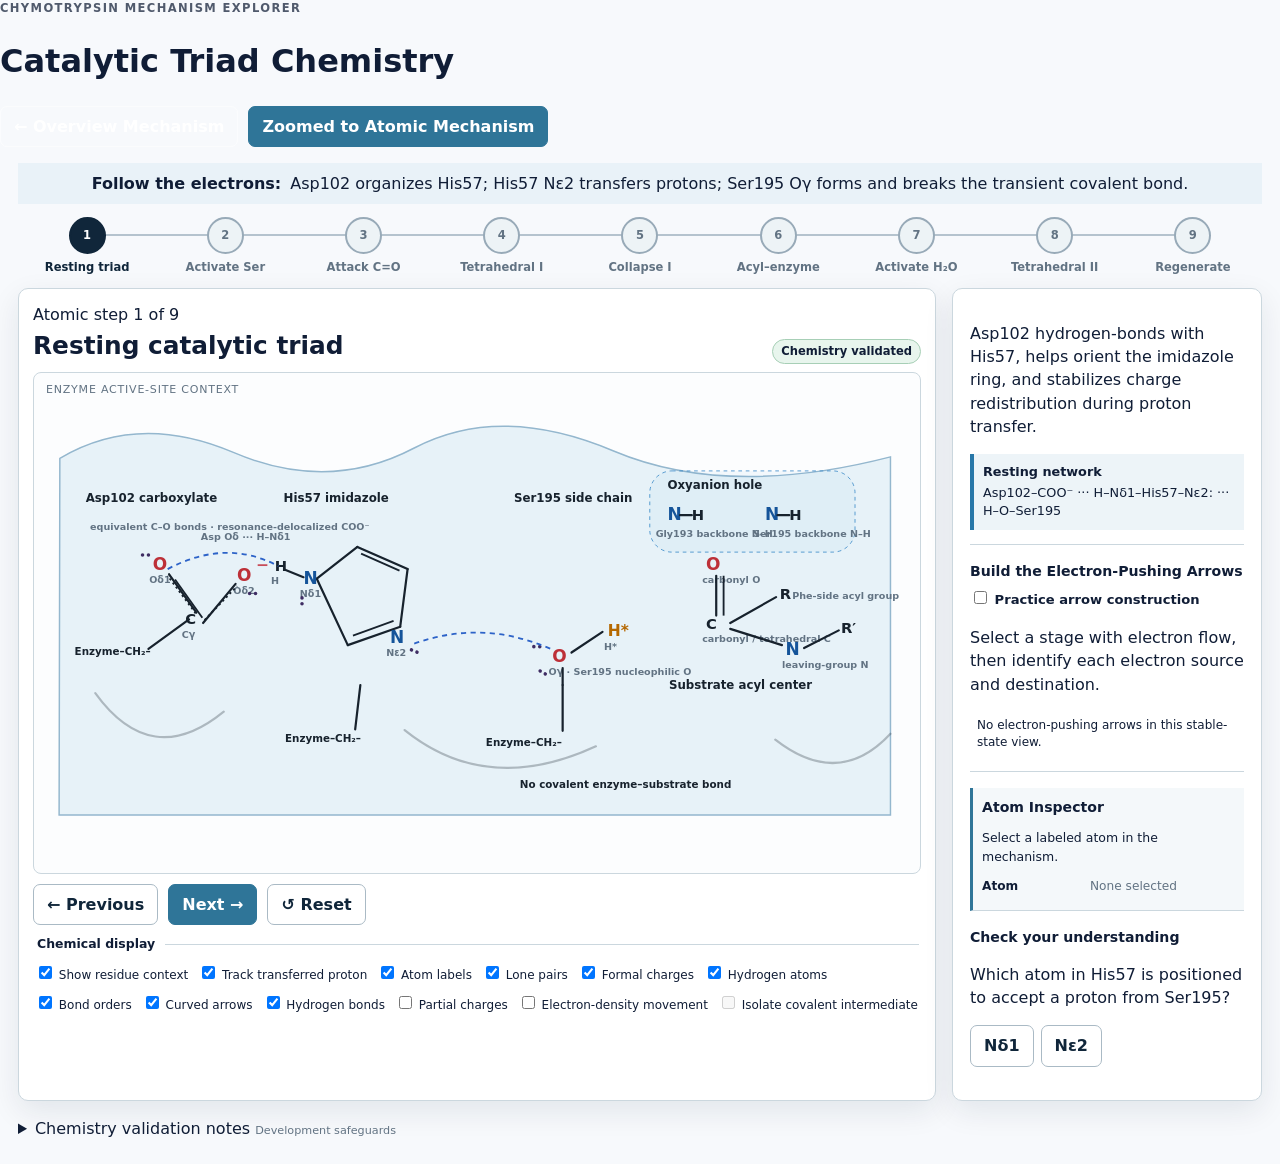
<file: atomic.html>
<!doctype html>
<html lang="en">
<head>
  <meta charset="utf-8">
  <meta name="viewport" content="width=device-width,initial-scale=1">
  <meta name="description" content="Atomic-level catalytic triad chemistry for the chymotrypsin mechanism.">
  <title>Catalytic Triad Chemistry · Chymotrypsin Explorer</title>
  <link rel="stylesheet" href="styles.css?v=4">
  <link rel="stylesheet" href="atomic.css?v=3">
</head>
<body class="atomic-page">
  <header class="site-header">
    <div>
      <p class="eyebrow">Chymotrypsin mechanism explorer</p>
      <h1>Catalytic Triad Chemistry</h1>
    </div>
    <div class="header-actions">
      <a class="button chemistry-link" href="index.html">← Overview Mechanism</a>
      <button id="zoomToggle" class="button primary" aria-pressed="true">Zoomed to Atomic Mechanism</button>
    </div>
  </header>

  <main class="atomic-main">
    <section class="atomic-intro">
      <strong>Follow the electrons:</strong>
      <span>Asp102 organizes His57; His57 Nε2 transfers protons; Ser195 Oγ forms and breaks the transient covalent bond.</span>
    </section>

    <nav class="atomic-timeline-wrap" aria-label="Atomic mechanism stages">
      <div id="atomicTimeline" class="atomic-timeline"></div>
    </nav>

    <section class="atomic-workspace">
      <div class="atomic-mechanism">
        <div class="atomic-heading">
          <div><span id="atomicStageNumber" class="stage-kicker"></span><h2 id="atomicStageTitle"></h2></div>
          <span id="chemistryStatus" class="chemistry-status">Chemistry validated</span>
        </div>
        <div class="atomic-svg-shell">
          <svg id="atomicSvg" viewBox="0 0 1200 620" role="img" aria-labelledby="atomicSvgTitle atomicSvgDesc"></svg>
          <div id="arrowPrompt" class="arrow-prompt" hidden aria-live="polite"></div>
        </div>

        <div class="atomic-transport">
          <button id="atomicPrev" class="button">← Previous</button>
          <button id="atomicNext" class="button primary">Next →</button>
          <button id="atomicReset" class="button quiet">↺ Reset</button>
          <button id="compareGeometry" class="button" hidden>Compare planar ↔ tetrahedral</button>
          <button id="compareCycle" class="button" hidden>Compare start and finish</button>
        </div>

        <fieldset class="chem-controls">
          <legend>Chemical display</legend>
          <label><input id="contextToggle" type="checkbox" checked> Show residue context</label>
          <label><input id="protonToggle" type="checkbox" checked> Track transferred proton</label>
          <label><input id="atomLabelsToggle" type="checkbox" checked> Atom labels</label>
          <label><input id="lonePairsToggle" type="checkbox" checked> Lone pairs</label>
          <label><input id="atomicChargesToggle" type="checkbox" checked> Formal charges</label>
          <label><input id="hydrogensToggle" type="checkbox" checked> Hydrogen atoms</label>
          <label><input id="bondOrdersToggle" type="checkbox" checked> Bond orders</label>
          <label><input id="atomicArrowsToggle" type="checkbox" checked> Curved arrows</label>
          <label><input id="atomicHBondsToggle" type="checkbox" checked> Hydrogen bonds</label>
          <label><input id="partialChargesToggle" type="checkbox"> Partial charges</label>
          <label><input id="densityToggle" type="checkbox"> Electron-density movement</label>
          <label><input id="isolateToggle" type="checkbox"> Isolate covalent intermediate</label>
        </fieldset>
      </div>

      <aside class="atomic-side">
        <section>
          <p id="atomicMessage" class="step-message"></p>
          <div class="reaction-strip"><strong id="reactionLabel"></strong><span id="reactionEquation"></span></div>
        </section>

        <section class="mode-block">
          <h3>Build the Electron-Pushing Arrows</h3>
          <label class="mode-switch"><input id="buildModeToggle" type="checkbox"> Practice arrow construction</label>
          <p id="buildInstructions" class="hint">Select a stage with electron flow, then identify each electron source and destination.</p>
          <div id="arrowProgress" class="arrow-progress"></div>
        </section>

        <section class="atom-inspector" aria-live="polite">
          <h3>Atom Inspector</h3>
          <p class="hint">Select a labeled atom in the mechanism.</p>
          <dl id="atomDetails">
            <dt>Atom</dt><dd>None selected</dd>
          </dl>
        </section>

        <section id="stageQuestion" class="stage-question">
          <h3>Check your understanding</h3>
          <p>Which atom in His57 is positioned to accept a proton from Ser195?</p>
          <div class="question-buttons">
            <button class="button" data-answer="nd1">Nδ1</button>
            <button class="button" data-answer="ne2">Nε2</button>
          </div>
          <p id="questionFeedback" class="feedback" aria-live="polite"></p>
        </section>
      </aside>
    </section>

    <section id="tetraCompare" class="tetra-compare" hidden>
      <h2>Why the two tetrahedral intermediates are chemically different</h2>
      <div class="compare-grid">
        <div><h3>First tetrahedral intermediate</h3><svg id="tetraOneMini" viewBox="0 0 440 230" role="img" aria-label="First tetrahedral intermediate with peptide nitrogen attached"></svg><p>Peptide nitrogen remains attached → amine-product release.</p></div>
        <div><h3>Second tetrahedral intermediate</h3><svg id="tetraTwoMini" viewBox="0 0 440 230" role="img" aria-label="Second tetrahedral intermediate with water-derived hydroxyl attached"></svg><p>Water-derived oxygen is attached → Ser195 release.</p></div>
      </div>
    </section>

    <details class="validation-notes expandable">
      <summary>Chemistry validation notes <span>Development safeguards</span></summary>
      <ul id="validationList"></ul>
    </details>
  </main>
  <script src="atomic.js?v=13"></script>
</body>
</html>
</file>
<file: styles.css>
:root{--ink:#10263a;--muted:#627383;--paper:#edf3f6;--panel:#fff;--line:#cbd7de;--navy:#0c263d;--blue:#2f7598;--cyan:#dbeef3;--ser:#ef8b32;--his:#2777a8;--asp:#c84d59;--substrate:#23936c;--violet:#7654a8;--gold:#d99b25;--shadow:0 10px 30px rgba(16,38,58,.09)}
*{box-sizing:border-box}body{margin:0;background:var(--paper);color:var(--ink);font-family:Inter,ui-sans-serif,system-ui,-apple-system,"Segoe UI",sans-serif;line-height:1.45}button,select,input{font:inherit}.topbar{background:var(--navy);color:#fff;padding:16px clamp(16px,3vw,42px);display:flex;align-items:center;justify-content:space-between;gap:18px}.topbar h1{font-size:clamp(1.35rem,2.5vw,2.05rem);margin:2px 0}.eyebrow{margin:0;text-transform:uppercase;letter-spacing:.12em;font-size:.72rem;font-weight:800;opacity:.72}.top-actions,.transport,.toggles{display:flex;align-items:center;gap:8px;flex-wrap:wrap}.status{font-size:.78rem;color:#cde3ef}.button{border:1px solid #aabac5;border-radius:7px;background:#fff;color:var(--ink);font-weight:750;padding:8px 13px;cursor:pointer;text-decoration:none}.button:hover{background:#f0f5f7}.button.primary{background:var(--blue);border-color:var(--blue);color:#fff}.button.ghost{background:transparent;color:#fff;border-color:#6f8799}.button.small{font-size:.78rem;padding:6px 9px}button:focus-visible,select:focus-visible,input:focus-visible,a:focus-visible{outline:3px solid #f3b952;outline-offset:2px}main{max-width:1800px;margin:auto;padding:clamp(12px,2vw,26px)}.stage-header{display:flex;justify-content:space-between;align-items:flex-end;gap:20px}.stage-header h2{font-size:clamp(1.35rem,2.3vw,2.1rem);margin:2px 0}.stage-header p:last-child{margin:3px 0 0;color:var(--muted)}.evidence-badge{border:1px solid #a8c4d2;background:var(--cyan);color:var(--ink);border-radius:999px;padding:7px 12px;font-weight:750;cursor:pointer;white-space:nowrap}.timeline-shell{overflow-x:auto;margin:14px 0}.timeline{display:grid;grid-template-columns:repeat(12,minmax(90px,1fr));min-width:1100px;position:relative}.timeline:before{content:"";position:absolute;top:17px;left:4%;right:4%;height:2px;background:#aebfc9}.stage-btn{border:0;background:transparent;color:var(--muted);font-size:.7rem;font-weight:750;padding:0 3px;cursor:pointer;position:relative}.stage-btn b{display:grid;place-items:center;margin:auto auto 5px;width:35px;height:35px;border:2px solid #9cafba;background:var(--paper);border-radius:50%;color:var(--ink)}.stage-btn[aria-current="step"]{color:var(--ink)}.stage-btn[aria-current="step"] b{background:var(--navy);border-color:var(--navy);color:#fff;transform:scale(1.08)}.workspace{display:grid;grid-template-columns:minmax(0,1.18fr) minmax(420px,.82fr);gap:14px}.viewer-panel,.chemistry-panel,.coordinate-panel,.notes-panel,.control-deck,.accuracy{background:var(--panel);border:1px solid var(--line);border-radius:10px;box-shadow:var(--shadow)}.panel-bar{height:48px;padding:8px 12px;border-bottom:1px solid var(--line);display:flex;align-items:center;justify-content:space-between;gap:10px}.panel-bar>div{display:grid}.panel-bar span{font-size:.72rem;color:var(--muted)}.molstar-host{height:560px;position:relative;background:#f8fbfc;overflow:hidden}.molstar-host .msp-plugin{position:absolute}.viewer-fallback{display:grid;place-items:center;height:100%;color:var(--muted)}.distance-strip{min-height:42px;padding:8px 12px;display:flex;gap:18px;align-items:center;flex-wrap:wrap;font-size:.72rem;border-top:1px solid var(--line)}.distance-strip span:last-child{margin-left:auto;color:var(--muted)}#chemistry-svg{display:block;width:100%;height:560px;background:linear-gradient(180deg,#fbfdfe,#f4f9fa)}.chem-legend{min-height:42px;padding:9px 12px;border-top:1px solid var(--line);display:flex;gap:15px;flex-wrap:wrap;font-size:.72rem;color:var(--muted)}.dot{display:inline-block;width:10px;height:10px;border-radius:50%;margin-right:5px}.ser{background:var(--ser)}.his{background:var(--his)}.asp{background:var(--asp)}.dash,.solid{display:inline-block;width:20px;border-top:2px dashed var(--blue);margin:0 5px 3px 0}.solid{border-top:4px solid var(--violet)}.control-deck{display:flex;gap:14px;align-items:center;flex-wrap:wrap;margin-top:14px;padding:11px 13px}.control-deck>label{display:grid;gap:2px;font-size:.7rem;font-weight:750;color:var(--muted)}select{border:1px solid #aabac5;border-radius:6px;background:#fff;color:var(--ink);padding:7px}.toggles label{font-size:.76rem;white-space:nowrap}.lower-grid{display:grid;grid-template-columns:minmax(0,1.5fr) minmax(280px,.5fr);gap:14px;margin-top:14px}#energySvg{display:block;width:100%;height:auto;min-height:180px}.notes-panel{padding:15px}.notes-panel h3{margin:0 0 8px}.notes-panel p,.notes-panel dl{font-size:.8rem}.notes-panel dl{display:grid;grid-template-columns:80px 1fr;gap:6px}.notes-panel dt{font-weight:800}.notes-panel dd{margin:0;color:var(--muted)}.accuracy{margin-top:14px;padding:0 16px}.accuracy summary{padding:13px 0;font-weight:800;cursor:pointer}.accuracy>div{font-size:.82rem;padding-bottom:12px}.accuracy a{color:#1b668f}dialog{width:min(560px,calc(100% - 30px));border:0;border-radius:12px;padding:24px;box-shadow:0 25px 80px rgba(0,0,0,.35);color:var(--ink)}dialog::backdrop{background:rgba(8,24,38,.7)}.dialog-close{float:right;border:0;background:transparent;font-size:1.7rem;cursor:pointer}
#chemistry-svg text{font-family:system-ui,sans-serif;fill:var(--ink)}#chemistry-svg .pocket{fill:#dcecf2;stroke:#6f9eb5;stroke-width:2}#chemistry-svg .cavity{fill:#fbfdfe;stroke:#6f9eb5;stroke-width:2}#chemistry-svg .residue{stroke:#fff;stroke-width:3}#chemistry-svg .res-name{fill:#fff;font-size:16px;font-weight:800}#chemistry-svg .atom{font-size:18px;font-weight:800}#chemistry-svg .bond{fill:none;stroke:var(--ink);stroke-width:3;stroke-linecap:round}#chemistry-svg .substrate{stroke:var(--substrate);stroke-width:5}#chemistry-svg .covalent{stroke:var(--violet);stroke-width:7}#chemistry-svg .hbond{fill:none;stroke:var(--blue);stroke-width:2;stroke-dasharray:7 6}#chemistry-svg .arrow{fill:none;stroke:var(--ink);stroke-width:3;marker-end:url(#arrowhead)}#chemistry-svg .proton{fill:var(--gold);stroke:#fff;stroke-width:2}#chemistry-svg .charge{font-size:22px;font-weight:900;fill:var(--asp)}#chemistry-svg .caption{font-size:14px;fill:var(--muted)}#chemistry-svg.hide-labels .res-name,#chemistry-svg.hide-labels .atom,#chemistry-svg.hide-labels .caption{display:none}#chemistry-svg.hide-hbonds .hbond{display:none}#chemistry-svg.hide-arrows .arrow{display:none}#chemistry-svg.hide-hydrogens .modeled-h{display:none}.energy-path{fill:none;stroke:var(--blue);stroke-width:4}.energy-baseline{stroke:#9eb0bb;stroke-width:1}.energy-point{cursor:pointer;fill:#fff;stroke:var(--blue);stroke-width:3}.energy-point.active{fill:var(--navy);stroke:var(--navy)}.energy-label{font-size:12px;fill:var(--muted)}
@media(max-width:1050px){.workspace{grid-template-columns:1fr}.molstar-host,#chemistry-svg{height:510px}.lower-grid{grid-template-columns:1fr}}@media(max-width:650px){.topbar,.stage-header{align-items:flex-start;flex-direction:column}.top-actions{width:100%}.workspace{display:block}.chemistry-panel{margin-top:12px}.molstar-host,#chemistry-svg{height:430px}.control-deck{align-items:stretch}.transport{width:100%}.transport .button{flex:1}.control-deck>label{flex:1 1 160px}.toggles{width:100%}.distance-strip span:last-child{margin-left:0}.evidence-badge{white-space:normal}}
@media(prefers-reduced-motion:reduce){*{scroll-behavior:auto!important;animation:none!important;transition:none!important}}
.detail-switch{display:flex!important;border:1px solid #aabac5;border-radius:7px;overflow:hidden}.detail-switch button{border:0;border-right:1px solid #cbd7de;background:#fff;padding:6px 8px;font-size:.68rem;font-weight:750;cursor:pointer}.detail-switch button:last-child{border:0}.detail-switch button[aria-pressed=true]{background:var(--navy);color:#fff}.chem-tools{display:flex;gap:8px;align-items:center;flex-wrap:wrap;padding:7px 10px;border-bottom:1px solid var(--line)}.chem-tools label{display:flex;gap:6px;align-items:center;font-size:.7rem;font-weight:750;color:var(--muted)}.profile-toggle{font-size:.7rem;color:var(--muted);white-space:nowrap}
#chemistry-svg .bond{fill:none;stroke:#29343c;stroke-width:2.5;stroke-linecap:round}#chemistry-svg .bond.double{stroke-width:5;stroke-dasharray:22 3}#chemistry-svg .bond.covalent{stroke:var(--violet);stroke-width:7}#chemistry-svg .bond.forming{stroke-dasharray:8 6}#chemistry-svg .bond.scissile{stroke:var(--violet);stroke-width:5}#chemistry-svg .bond.breaking{stroke:#b63f4b;stroke-dasharray:8 6}#chemistry-svg .attack-geometry{fill:none;stroke:var(--violet);stroke-width:2;stroke-dasharray:5 7}.atom-node{cursor:pointer}.atom-node circle{fill:#29343c;stroke:#fff;stroke-width:2}.atom-node text{fill:#fff;font-size:12px;font-weight:800}.atom-node.oxygen circle{fill:#c5484e}.atom-node.nitrogen circle{fill:#2671a1}.atom-node.ser-oxygen circle{fill:var(--ser)}.atom-node.hydrogen circle{fill:#f6f6f2;stroke:#606b72}.atom-node.hydrogen text{fill:#29343c}.atom-node.water-oxygen circle{fill:#25885f}.atom-node.tracked circle{stroke:#e1a623;stroke-width:6;filter:drop-shadow(0 0 5px rgba(225,166,35,.55))}.residue-title{font-size:15px;font-weight:800}.role-label,.atom-label,.fragment-label,.bond-label,.donor{font-size:11px;fill:var(--muted)}.fragment{font-size:13px}.lone-pair{font-size:12px;fill:#742e5d}.hbond{fill:none;stroke:#34a8c7;stroke-width:2;stroke-dasharray:6 5}.electron-arrow{fill:none;stroke:#a33263;stroke-width:3;marker-end:url(#arrowhead)}.comparison-inset{font-size:12px}.comparison-inset path{fill:none;stroke:#29343c;stroke-width:2}.dimmed{opacity:.14}#chemistry-svg.isolate .bond.covalent{stroke-width:12}#chemistry-svg.hide-labels .atom-label,#chemistry-svg.hide-labels .bond-label,#chemistry-svg.hide-labels .role-label{display:none}#chemistry-svg.hide-hbonds .hbond{display:none}#chemistry-svg.hide-arrows .electron-arrow{display:none}.barrier-label{font-size:10px;fill:var(--muted)}.current-guide{stroke:var(--gold);stroke-width:2;stroke-dasharray:4 4}.phase-bracket{stroke:#9eb0bb;stroke-width:1}.change-list,.atom-inspector dl{display:grid;grid-template-columns:110px 1fr;gap:7px;font-size:.78rem}.change-list dt,.atom-inspector dt{font-weight:800}.change-list dd,.atom-inspector dd{margin:0;color:var(--muted)}.atom-inspector{min-height:92px;padding:9px;background:#f4f8fa;border-left:3px solid var(--blue);font-size:.78rem}.notes-panel details{font-size:.78rem;margin:10px 0}
.strategy-deck{display:flex;gap:14px;align-items:center;flex-wrap:wrap;padding:9px 13px;margin-top:10px;border-top:1px solid var(--line);border-bottom:1px solid var(--line);font-size:.75rem}.strategy-deck label{white-space:nowrap}.viewer-fallback{padding:18px;text-align:center}.viewer-fallback svg{width:min(100%,620px);height:auto}.viewer-fallback p{max-width:650px;margin:4px auto;color:var(--muted);font-size:.82rem}.tutorial-options{display:grid;gap:8px;margin:16px 0}.tutorial-option{border:2px solid var(--line);border-radius:7px;background:#fff;text-align:left;padding:10px;cursor:pointer}.tutorial-option.correct{border-color:#27824a;background:#edf8f1}.tutorial-option.incorrect{border-color:#bd3e49;background:#fff0f1}.tutorial-feedback{min-height:48px}.tutorial-footer{display:flex;justify-content:space-between;align-items:center;border-top:1px solid var(--line);padding-top:12px}#chemistry-svg.hide-atoms .atom-node{display:none}#chemistry-svg.hide-atom-labels .atom-label{display:none}#chemistry-svg.hide-lone-pairs .lone-pair{display:none}#chemistry-svg.hide-hydrogens .atom-node.hydrogen{display:none}#chemistry-svg.hide-charges .atom-node text{font-size:0}#chemistry-svg.hide-charges .atom-node text::first-letter{font-size:12px}
@media(min-width:1200px){.workspace{grid-template-columns:minmax(0,1fr) minmax(560px,1fr)}.molstar-host,#chemistry-svg{height:600px}}
#chemistry-svg:not([data-strategies~="acid"]) [data-atom="hisN"],#chemistry-svg:not([data-strategies~="acid"]) [data-atom="proton"]{opacity:.25}#chemistry-svg:not([data-strategies~="covalent"]) .bond.covalent{opacity:.2}#chemistry-svg:not([data-strategies~="transition"]) .hbond{opacity:.2}#chemistry-svg[data-strategies~="transition"] .hbond{filter:drop-shadow(0 0 3px rgba(217,155,37,.75))}#chemistry-svg:not([data-strategies~="electrostatic"]) [data-atom^="asp"]{opacity:.25}#chemistry-svg:not([data-strategies~="orientation"]) .attack-geometry{opacity:.15}
.molstar-host .msp-viewport canvas{position:absolute!important;inset:0!important;width:100%!important;height:100%!important;max-width:100%!important;max-height:100%!important}
.molstar-host .msp-plugin-content,.molstar-host .msp-plugin-content.msp-layout-expanded,.molstar-host .msp-layout-region,.molstar-host .msp-layout-static,.molstar-host .msp-viewport{position:absolute!important;inset:0!important;width:100%!important;height:100%!important;max-width:100%!important;max-height:100%!important}
.app-shell{min-height:100vh;display:flex;flex-direction:column;overflow-x:hidden}.app-shell main{width:100%;flex:1;min-width:0}.mechanism-workspace{display:grid;grid-template-columns:minmax(0,1.05fr) minmax(0,1fr);gap:16px;min-height:0}.viewer-panel,.chemistry-panel{min-width:0;min-height:560px}.structure-toolbar{display:flex;gap:6px;flex-wrap:wrap;padding:8px 10px;border-bottom:1px solid var(--line)}.structure-panel{position:relative;min-width:0;min-height:560px;height:560px;overflow:hidden;border:0;background:#fff}.molstar-container{position:absolute;inset:0;width:100%;height:100%;overflow:hidden}.viewer-state{font-size:.72rem;color:var(--muted)}
#molstar-viewer,#molstar-viewer>div,#molstar-viewer .msp-plugin,#molstar-viewer .msp-plugin-content,#molstar-viewer .msp-plugin-content.msp-layout-expanded,#molstar-viewer .msp-layout-region,#molstar-viewer .msp-layout-static,#molstar-viewer .msp-viewport,#molstar-viewer .msp-viewport canvas{position:absolute!important;inset:0!important;width:100%!important;height:100%!important;max-width:100%!important;max-height:100%!important;min-width:0!important;min-height:0!important}
#molstar-viewer .msp-plugin-content.msp-layout-expanded{z-index:auto!important}.chemistry-panel{overflow:hidden}
@media(max-width:1000px){.mechanism-workspace{grid-template-columns:1fr}.structure-panel,.viewer-panel,.chemistry-panel{min-height:500px}.structure-panel{height:500px}}@media(max-width:650px){.structure-panel{height:430px;min-height:430px}}
.residue-role-row{display:grid;grid-template-columns:repeat(3,minmax(0,1fr));gap:12px;padding:12px 18px;border-bottom:1px solid var(--line);background:#fff}.residue-role-row div{display:grid;gap:2px;text-align:center}.residue-role-row strong{font-size:.82rem}.residue-role-row span{font-size:.7rem;color:var(--muted)}.chemistry-canvas{position:relative;width:100%;height:500px;min-height:500px;overflow:hidden;background:#fff}#chemistry-svg{display:block;width:100%;height:100%;min-height:430px;overflow:visible;background:#fff}#chemistry-svg text{font-family:Inter,ui-sans-serif,system-ui,sans-serif}#chemistry-svg .residue-title{font-size:17px}#chemistry-svg .hydrogen-label{font-size:13px}#chemistry-svg .atom-label{font-size:12px}.chemistry-explanation{min-height:54px;padding:11px 16px;border-top:1px solid var(--line);background:#fff;font-size:.82rem;color:var(--ink)}.structure-toolbar .button[aria-pressed=true]{background:var(--navy);border-color:var(--navy);color:#fff}.viewer-fallback svg{transition:viewBox .35s ease}.viewer-fallback svg[data-mode="catalytic-triad"] circle{stroke:#f3b952;stroke-width:7}.viewer-fallback svg[data-mode="oxyanion-hole"] circle:last-of-type{stroke:#34a8c7;stroke-width:8}.viewer-fallback svg[data-mode="specificity-pocket"] path:nth-of-type(2){stroke:#7654a8;stroke-width:8}
@media(max-width:900px){.residue-role-row{grid-template-columns:1fr;text-align:left}.residue-role-row div{text-align:left}.chemistry-canvas{height:760px;min-height:760px}#chemistry-svg{min-height:760px}}

/* Detailed Lewis-style chemistry */
.atom-node .atom-hit{fill:transparent!important;stroke:transparent!important}
.atom-node .atom-symbol{font-size:27px!important;font-weight:700!important;fill:var(--ink)!important}
.atom-node.oxygen .atom-symbol{fill:#c42f35!important}.atom-node.nitrogen .atom-symbol{fill:#2059b5!important}.atom-node.ser-oxygen .atom-symbol{fill:#e67500!important}.atom-node.water-oxygen .atom-symbol{fill:#17825e!important}
.atom-node.hydrogen .atom-symbol{font-size:21px!important;fill:var(--ink)!important}.atom-node .formal-charge{font-size:18px!important;font-weight:800!important;fill:#c42f35!important}.atom-node .atom-star{font-size:14px!important;font-weight:800!important;fill:var(--gold)!important}
.atom-node.tracked .atom-hit{stroke:#e1a623!important;stroke-width:4!important;filter:drop-shadow(0 0 5px rgba(225,166,35,.45))}.lone-pair circle{fill:#153b74!important;stroke:none!important}.fragment{font-size:15px!important}.hbond{stroke:#2d63c8!important;stroke-dasharray:7 6!important}
.residue-role-row{gap:18px;padding:16px 22px 12px}.residue-role-row div{gap:4px}.residue-role-row strong{font-size:1rem}.residue-role-row div:nth-child(1) strong{color:#a71920}.residue-role-row div:nth-child(2) strong{color:#2059b5}.residue-role-row div:nth-child(3) strong{color:#df6b00}.residue-role-row span{font-size:.75rem;color:var(--ink);max-width:230px;margin:auto}
#chemistry-svg .residue-title{display:none}.chemistry-explanation{min-height:76px;margin:12px 16px 16px;padding:13px 16px;border:1px solid #e7c97d;border-radius:8px;background:#fffaf0;display:flex;gap:12px;align-items:flex-start}.chemistry-explanation p{margin:2px 0 0}.explanation-icon{display:grid;place-items:center;flex:0 0 24px;width:24px;height:24px;border-radius:50%;background:#f4c84a;color:#4b3900;font-weight:800}
.pair{display:inline-flex;gap:3px;margin:0 7px 2px 0}.pair b{width:5px;height:5px;border-radius:50%;background:#153b74}.charge-symbol{display:inline-grid;place-items:center;width:17px;height:17px;border:2px solid #c42f35;border-radius:50%;color:#c42f35;font-weight:800;font-style:normal;margin-right:6px}

/* Scrollable application shell and focused teaching controls */
html,body{min-height:100%;height:auto;overflow-x:hidden}body{overflow-y:auto!important}.app-shell{min-height:100vh;height:auto;overflow-x:hidden;overflow-y:visible}.app-shell main{flex:1 0 auto;overflow:visible}html:fullscreen,html:fullscreen body{height:100%;overflow:hidden!important}
.mechanism-playback{display:flex;align-items:center;gap:8px;flex-wrap:wrap;margin:-2px 0 14px}.mechanism-playback #playbackStatus{font-size:.76rem;color:var(--muted);margin-left:4px}.mechanism-playback .primary[aria-pressed=true]{background:#a33665;border-color:#a33665}.feature-disclosure{margin-left:auto}.feature-disclosure summary{cursor:pointer;font-size:.75rem;font-weight:750;color:var(--blue);padding:6px}.feature-disclosure div{display:flex;gap:6px;flex-wrap:wrap;padding:6px 0}.oxyanion-caption{padding:9px 12px;background:#fff8df;border-top:1px solid #ead18a;font-size:.76rem;font-weight:750;color:#62480b}.build-footer{padding:18px 4px 4px;text-align:center;color:var(--muted);font-size:.7rem}
#chemistry-svg.tetrahedral-emphasis #structures-layer{opacity:.52}#chemistry-svg.tetrahedral-emphasis .oxyanion-focus{opacity:1}.oxyanion-note{font-size:13px;font-weight:800;fill:#6c4c00!important}.donor-bond{fill:none;stroke:var(--ink);stroke-width:2.5;stroke-linecap:round}
#chemistry-svg.playing[data-bonds="bound"] .reaction-fragment{animation:fragment-approach .8s ease-out both}#chemistry-svg.playing[data-bonds="collapse"] .departing-fragment{animation:amine-departure 1.1s ease-in-out both}#chemistry-svg.playing[data-bonds="release"] .departing-fragment{animation:carboxyl-departure 1.1s ease-in-out both}#chemistry-svg.playing[data-bonds="water"] .water-entry{animation:water-approach .8s ease-out both}#chemistry-svg.playing .electron-arrow{stroke-dasharray:10 7;animation:electron-flow .9s linear infinite}#chemistry-svg.playing[data-bonds="activation"] [data-atom="proton"],#chemistry-svg.playing[data-bonds="deacyl"] [data-atom="proton"]{animation:proton-transfer .75s ease-in-out both}#chemistry-svg.playing.tetrahedral-emphasis .oxyanion-focus .hbond{animation:hbond-emphasis .8s ease-in-out 2}
@keyframes fragment-approach{from{opacity:.2;translate:70px -22px}to{opacity:1;translate:0 0}}@keyframes water-approach{from{opacity:.2;translate:55px 45px}to{opacity:1;translate:0 0}}@keyframes proton-transfer{0%{opacity:.25;translate:18px 12px}100%{opacity:1;translate:0 0}}@keyframes hbond-emphasis{50%{opacity:.35;stroke-width:4}}@keyframes amine-departure{from{opacity:1;translate:0 0}to{opacity:.35;translate:-75px 12px}}@keyframes carboxyl-departure{from{opacity:1;translate:0 0}to{opacity:.35;translate:80px 8px}}@keyframes electron-flow{to{stroke-dashoffset:-34}}
@media(max-width:800px){.mechanism-playback .button{flex:1 1 44%}.mechanism-playback #playbackStatus{width:100%;margin:0}.feature-disclosure{margin-left:0;width:100%}}

/* Integrated active-site chemistry */
@media(min-width:1100px){.mechanism-workspace{grid-template-columns:minmax(360px,.72fr) minmax(650px,1.28fr)}.chemistry-canvas{height:560px;min-height:560px}}
.panel-bar small{display:block;color:var(--muted);font-size:.62rem;font-weight:500}.active-site-contour{pointer-events:none}.pocket-contour{fill:rgba(207,225,234,.28);stroke:#91adbc;stroke-width:4}.specificity-recess{fill:rgba(149,181,199,.16);stroke:#799dad;stroke-width:3}.substrate-channel,.product-exit{fill:none;stroke:#799dad;stroke-width:3;stroke-dasharray:8 7}.contour-label{font-size:12px;fill:#607887!important;font-weight:700}.ser-oh-bond{stroke:#273640!important}.his-ser-hbond{stroke:#2d63c8!important;stroke-width:3!important}.asp-his-hbond{stroke:#2d63c8!important;stroke-width:3!important}
.advanced-disclosure,.teaching-disclosure{margin:10px 0}.advanced-disclosure>summary,.teaching-disclosure>summary{cursor:pointer;color:var(--blue);font-size:.78rem;font-weight:800;padding:8px 10px;border:1px solid var(--line);border-radius:7px;background:#f8fbfc}.advanced-disclosure[open]>summary,.teaching-disclosure[open]>summary{border-radius:7px 7px 0 0}.advanced-disclosure .chem-tools{border:1px solid var(--line);border-top:0}.advanced-structure .control-deck{margin-top:0;border-radius:0 0 10px 10px}.teaching-disclosure>div{padding-top:2px}.stage-checkpoint{margin:0 16px 12px;padding:9px 12px;border-left:4px solid var(--blue);background:#eef6fa;font-size:.8rem;font-weight:800}.role-notes{display:flex;gap:14px;flex-wrap:wrap;padding:0 16px 16px;font-size:.72rem;color:var(--muted)}.role-notes span{flex:1 1 210px}.role-notes strong{color:var(--ink)}
#chemistry-svg .fragment{font-size:13px!important}#chemistry-svg .atom-symbol{paint-order:stroke;stroke:#fff;stroke-width:2px;stroke-linejoin:round}#chemistry-svg.tetrahedral-emphasis [data-atom="carbonylO"] .atom-hit{stroke:#e1a623!important;stroke-width:7!important}.oxyanion-focus .hbond{stroke-width:3!important}
.aromatic-ring{fill:rgba(35,147,108,.08);stroke:var(--substrate);stroke-width:4;stroke-linejoin:round}.p1-sidechain{stroke:var(--substrate)!important;stroke-width:4!important}
.backbone-label{font-size:11px;fill:#536474;font-weight:700}

/* Revision r4: projector-scale chemistry, synchronized energy and modeled motion */
.chemistry-canvas{height:540px;min-height:540px}
#chemistry-svg .atom-symbol{font-size:17px;font-weight:850;paint-order:stroke;stroke:#fff;stroke-width:4px}
#chemistry-svg .formal-charge{font-size:14px!important;font-weight:900;paint-order:stroke;stroke:#fff;stroke-width:4px}
#chemistry-svg .atom-label{font-size:10px;font-weight:800;paint-order:stroke;stroke:#fff;stroke-width:3px}
#chemistry-svg .residue-title{font-size:18px;font-weight:850;paint-order:stroke;stroke:#fff;stroke-width:5px}
#chemistry-svg .fragment-label,#chemistry-svg .bond-label,#chemistry-svg .donor,#chemistry-svg .contour-label{font-size:13px;paint-order:stroke;stroke:#fff;stroke-width:4px}
#chemistry-svg .lone-pair circle{fill:#153b74!important;stroke:#fff!important;stroke-width:1.5!important}
.active-site-contour{opacity:.1}.pocket-contour{fill:rgba(207,225,234,.1);stroke-opacity:.24}.specificity-recess{fill:rgba(149,181,199,.1);stroke-opacity:.26}.oxyanion-feature{fill:none;stroke:#799dad;stroke-width:3;stroke-opacity:.26}.chemistry-explanation{font-size:1.05rem}.stage-checkpoint{font-size:.95rem}
#chemistry-svg[data-bonds="activation"] .reaction-fragment{opacity:.38}
#chemistry-svg:not([data-bonds="resting"]):not([data-bonds="release"]) .backbone-label{display:none}
#chemistry-svg .acyl-bond-label{display:none}#chemistry-svg.reaction-focus .acyl-bond-label{display:block}
#chemistry-svg[data-bonds="tetrahedral"] #structures-layer,#chemistry-svg[data-bonds="tetrahedral2"] #structures-layer{opacity:.62}
#chemistry-svg[data-bonds="water"] .departing-fragment,#chemistry-svg[data-bonds="waterattack"] .departing-fragment{display:none}
#chemistry-svg[data-bonds="water"] .water-entry,#chemistry-svg[data-bonds="waterattack"] .water-entry,#chemistry-svg[data-bonds="tetrahedral2"] .water-entry{opacity:1}
#chemistry-svg.reaction-focus #structures-layer{opacity:.32}
#chemistry-svg.reaction-focus .his-structure,#chemistry-svg.reaction-focus .ser-structure,#chemistry-svg.reaction-focus .reaction-fragment,#chemistry-svg.reaction-focus .water-entry{opacity:1;filter:drop-shadow(0 3px 8px rgba(16,38,58,.18))}
#chemistry-svg.reaction-focus .atom-hit{r:25px}
#chemistry-svg .contour-label{display:none}#chemistry-svg[data-bonds="bound"] .specificity-label{display:block}#chemistry-svg[data-bonds="tetrahedral"] .oxyanion-label,#chemistry-svg[data-bonds="tetrahedral2"] .oxyanion-label,#chemistry-svg[data-bonds="collapse"] .oxyanion-label{display:block}
#chemistry-svg .bond.covalent{stroke:#29343c!important;stroke-width:3.5!important}#chemistry-svg .covalent-highlight{fill:none;stroke:#ef8b32;stroke-width:9;stroke-linecap:round;opacity:.24}#chemistry-svg .bond.scissile{stroke:#29343c!important;stroke-width:3.5!important}#chemistry-svg .bond.scissile.cleaving{stroke:#29343c!important;stroke-dasharray:none!important;filter:drop-shadow(0 0 5px rgba(182,63,75,.8));animation:scissile-cleave 1.15s ease-in-out both}#chemistry-svg .hbond{stroke-width:1.7!important;opacity:.72}#chemistry-svg .electron-arrow{stroke-width:3.2}
#chemistry-svg .p1-label{font-size:11px;opacity:.72}#chemistry-svg .product-label{font-size:13px;font-weight:800;fill:#335469;paint-order:stroke;stroke:#fff;stroke-width:4px}#chemistry-svg .event-label{font-size:12px;font-weight:850;fill:#7d234d;paint-order:stroke;stroke:#fff;stroke-width:4px;opacity:0}#chemistry-svg[data-bonds="collapse"] .event-label{animation:event-cue 2.1s ease-in-out both}#chemistry-svg[data-bonds="collapse"] .event-cleave{animation-delay:.32s}#chemistry-svg[data-bonds="collapse"] .event-protonate{animation-delay:.62s}#chemistry-svg[data-bonds="collapse"] .leaving-group.departing{animation:leaving-group-depart 1.25s ease-in-out .55s both}#chemistry-svg[data-bonds="collapse"] .cleavage-arrow{animation-delay:.25s}#chemistry-svg[data-bonds="collapse"] .protonate-arrow{animation-delay:.5s}
#chemistry-svg .release-product{translate:60px -6px}
#chemistry-svg.full-electron .lone-pair circle{r:2.15px}#chemistry-svg:not(.full-electron) .lone-pair circle{r:2.5px}
.detail-switch{flex-wrap:wrap}.detail-switch button:last-child[aria-pressed="true"]{background:#70519d;color:#fff}
.energy-region{margin-top:14px;display:grid;grid-template-columns:minmax(0,1fr) minmax(300px,.28fr);gap:14px;align-items:stretch}.energy-region .coordinate-panel{min-width:0}.energy-region #energySvg{height:235px;min-height:0}.energy-disclaimer{font-size:13px;font-weight:800;fill:var(--ink)}.energy-stage-name{font-size:12px;fill:var(--muted)}.energy-stage-name.active,.current-energy-label{font-size:13px;font-weight:850;fill:var(--navy)}.energy-point{transition:cx .4s ease,cy .4s ease,r .25s ease,fill .25s ease}.current-guide{transition:d .45s ease}.barrier-label{font-size:11px;font-weight:750;paint-order:stroke;stroke:#fff;stroke-width:3px}.site-comparison{display:grid;grid-template-columns:1fr;gap:1px;border:1px solid var(--line);border-radius:10px;overflow:hidden;background:var(--line)}.site-comparison>div{background:#fff;padding:13px}.site-comparison strong,.site-comparison span{display:block}.site-comparison span{font-size:.8rem;color:var(--blue);font-weight:800}.site-comparison p{margin:6px 0 0;font-size:.78rem;color:var(--muted)}
.structure-overlay{position:absolute;inset:0;width:100%;height:100%;pointer-events:none}.structure-overlay text{font-size:13px;font-weight:800;fill:#173247;paint-order:stroke;stroke:#fff;stroke-width:4px}.structure-overlay .modeled-path{fill:none;stroke:#8b6bab;stroke-width:3;stroke-dasharray:7 7;opacity:.45}.modeled-substrate path,.modeled-product path{fill:none;stroke:#23936c;stroke-width:7;stroke-linecap:round}.modeled-substrate polygon{fill:rgba(35,147,108,.2);stroke:#23936c;stroke-width:4}.modeled-substrate circle{fill:#ef8b32;stroke:#fff;stroke-width:3}.modeled-water circle{fill:#4b96c3;stroke:#fff;stroke-width:3}.modeled-water,.modeled-product{opacity:0}.structure-overlay[data-stage="0"] .modeled-substrate{transform:translate(90px,-35px);opacity:.7}.structure-overlay[data-stage="1"] .modeled-substrate{animation:structure-substrate-entry .9s ease-out both}.structure-overlay[data-stage="2"] .modeled-substrate,.structure-overlay[data-stage="3"] .modeled-substrate,.structure-overlay[data-stage="4"] .modeled-substrate,.structure-overlay[data-stage="5"] .modeled-substrate,.structure-overlay[data-stage="6"] .modeled-substrate,.structure-overlay[data-stage="7"] .modeled-substrate,.structure-overlay[data-stage="8"] .modeled-substrate,.structure-overlay[data-stage="9"] .modeled-substrate,.structure-overlay[data-stage="10"] .modeled-substrate{opacity:1}.structure-overlay[data-stage="5"] .first-product,.structure-overlay[data-stage="6"] .first-product{opacity:1;animation:structure-product-one .9s ease-out both}.structure-overlay[data-stage="7"] .modeled-water,.structure-overlay[data-stage="8"] .modeled-water,.structure-overlay[data-stage="9"] .modeled-water,.structure-overlay[data-stage="10"] .modeled-water{opacity:1;animation:structure-water-entry .8s ease-out both}.structure-overlay[data-stage="10"] .second-product,.structure-overlay[data-stage="11"] .second-product{opacity:1;animation:structure-product-two .9s ease-out both}.structure-overlay[data-stage="11"] .modeled-substrate{opacity:0}
.specificity-reminder{padding:10px 12px;border-top:1px solid var(--line);display:grid;gap:2px;font-size:.78rem}.specificity-reminder>span{color:var(--muted)}.p1-key{display:flex;gap:7px;align-items:center;flex-wrap:wrap}.p1-key b{color:#186c4f;background:#e7f4ee;border-radius:999px;padding:2px 7px}
.teaching-notes-grid{grid-template-columns:1fr}.teaching-notes-grid .notes-panel{max-width:none}
@keyframes structure-substrate-entry{from{transform:translate(90px,-35px);opacity:.55}to{transform:translate(0,0);opacity:1}}@keyframes structure-product-one{from{transform:translate(0,0)}to{transform:translate(28px,18px)}}@keyframes structure-water-entry{from{transform:translate(70px,35px);opacity:0}to{transform:translate(0,0);opacity:1}}@keyframes structure-product-two{from{transform:translate(0,0)}to{transform:translate(30px,-14px)}}@keyframes scissile-cleave{0%,35%{stroke-opacity:1}75%,100%{stroke-opacity:0}}@keyframes leaving-group-depart{0%,35%{transform:translate(0,0)}100%{transform:translate(90px,26px)}}@keyframes event-cue{0%,100%{opacity:0}18%,72%{opacity:1}}
@media(max-width:1000px){.energy-region{grid-template-columns:1fr}.site-comparison{grid-template-columns:1fr 1fr}}@media(max-width:650px){.site-comparison{grid-template-columns:1fr}.energy-region #energySvg{height:auto}.chemistry-canvas{height:500px;min-height:500px}}
@media(max-width:1099px){.mechanism-workspace{grid-template-columns:1fr}.advanced-disclosure,.teaching-disclosure{margin:10px 0}}

/* r6 — reference-led composition: stage first, two dominant synchronized views, shallow context row */
.topbar{display:none}
body{background:#f7f9fc;color:#101d36}
main{max-width:1840px;padding:16px 18px 24px}
.sr-only{position:absolute!important;width:1px!important;height:1px!important;padding:0!important;margin:-1px!important;overflow:hidden!important;clip:rect(0,0,0,0)!important;white-space:nowrap!important;border:0!important}
.stage-header{align-items:center;gap:24px;margin-bottom:8px}
.stage-copy{min-width:0}.stage-copy .eyebrow{display:inline;font-size:1.22rem;letter-spacing:0;text-transform:none;opacity:1;color:#101d36}.stage-copy .eyebrow:after{content:"  |  ";color:#9aa8ba;font-weight:400}.stage-copy h2{display:inline;font-size:1.22rem;margin:0}.stage-copy>p:last-child{font-size:.88rem;margin-top:5px;color:#304260}
.mechanism-playback{margin:0;justify-content:flex-end;flex:0 0 auto}.mechanism-playback .button,.evidence-badge{border-color:#cbd4e1;background:#fff;color:#101d36;border-radius:9px;padding:8px 15px;box-shadow:0 1px 3px rgba(26,45,73,.05)}.mechanism-playback .primary{background:#fff;border-color:#cbd4e1;color:#101d36}.evidence-badge{font-size:.8rem}
.timeline-shell{margin:8px 0 12px;overflow-x:auto}.timeline{min-width:1080px}.timeline:before{top:14px;background:#c9d5e7}.stage-btn{font-size:.67rem;color:#34445e;line-height:1.15}.stage-btn b{width:29px;height:29px;margin-bottom:5px;border-width:1.5px;background:#fff;border-color:#aebed5}.stage-btn[aria-current="step"]{color:#10204a}.stage-btn[aria-current="step"] b{background:#2347ae;border-color:#2347ae;transform:none}
.mechanism-workspace{grid-template-columns:minmax(0,.96fr) minmax(0,1.04fr);gap:12px}.viewer-panel,.chemistry-panel,.coordinate-panel,.specificity-card{box-shadow:0 2px 8px rgba(20,42,78,.06);border-color:#ccd7e5;border-radius:10px;background:#fff;overflow:hidden}
.panel-bar{height:44px;padding:7px 12px}.panel-bar>div:first-child{display:flex;align-items:baseline;gap:6px;min-width:0}.panel-bar strong{color:#102a70}.panel-bar small{display:none}.panel-bar span{font-size:.72rem}.structure-key,.mechanism-key{display:flex!important;align-items:center!important;justify-content:flex-end;gap:12px;flex-wrap:wrap}.structure-key span,.mechanism-key span{white-space:nowrap;color:#283a57;font-size:.66rem}.key-dot{display:inline-block;width:8px;height:8px;border-radius:50%;margin-right:4px}.key-dot.protein{background:#91aee2}.key-dot.modeled{background:#23824d}.key-dot.current{background:#ed7c00}.arrow-key{color:#c22b25!important;font-size:1.1rem!important;margin-right:-8px}
.structure-toolbar,.specificity-reminder,.distance-strip,.chem-legend,.chemistry-explanation,.role-notes,.detail-switch{display:none!important}.advanced-disclosure:not(.advanced-structure){position:absolute;right:14px;top:48px;z-index:3;margin:0}.chemistry-panel{position:relative}.advanced-disclosure:not(.advanced-structure)>summary{font-size:.68rem;padding:5px 8px;background:#fff;border:1px solid #d5deea;border-radius:6px}
.structure-panel,.chemistry-canvas{height:438px;min-height:438px}.molstar-container,#chemistry-svg{height:100%!important;min-height:0!important}.structure-overlay{opacity:.9}.stage-checkpoint{margin:0 10px 10px;padding:9px 12px;border:1px solid #79ad87;border-radius:6px;background:#f0faf2;color:#174c2c;font-size:.78rem;font-weight:650;min-height:38px;display:flex;align-items:center}.chemistry-panel .stage-checkpoint:empty{display:none}
#chemistry-svg .double-bond .bond{stroke:#222f3d!important;stroke-width:2.5!important;stroke-dasharray:none!important}.ring-double{fill:none;stroke:#26323c;stroke-width:2.2;stroke-linecap:round}.asp-carbonyl .bond,.carbonyl-double .bond{stroke-width:2.6!important}
.energy-region{grid-template-columns:minmax(0,3.25fr) minmax(280px,1fr);gap:12px;margin-top:12px}.energy-region .panel-bar{height:38px}.energy-region #energySvg{height:205px}.energy-disclaimer{font-size:11px}.energy-point.transition{fill:#8138aa}.energy-point.tetrahedral{fill:#188b43}.energy-point.acyl{fill:#e17800}.energy-point.active{stroke:#102a70;stroke-width:3}.specificity-card{padding:12px 14px}.specificity-card>strong{color:#102a70}.specificity-card>p{font-size:.72rem;margin:5px 0 4px;color:#34445e}.specificity-structures{display:grid;grid-template-columns:repeat(3,1fr);gap:4px;align-items:end}.specificity-structures figure{margin:0;text-align:center}.specificity-structures svg{display:block;width:100%;height:72px}.specificity-structures path{fill:none;stroke:#17623a;stroke-width:2;stroke-linecap:round;stroke-linejoin:round}.specificity-structures text{font-size:10px;fill:#17623a}.specificity-structures figcaption{font-size:.68rem;font-weight:750}.specificity-note{border-top:1px solid #e2e7ef;padding-top:6px;color:#1d5636!important}
.advanced-structure,.teaching-disclosure{margin-top:10px}.build-footer{padding:10px}
@media(max-width:1100px){.stage-header{align-items:flex-start;flex-direction:column}.mechanism-playback{justify-content:flex-start}.mechanism-workspace{grid-template-columns:1fr}.structure-panel,.chemistry-canvas{height:470px;min-height:470px}.energy-region{grid-template-columns:1fr}.specificity-card{max-width:none}}
@media(max-width:650px){main{padding:10px}.stage-copy .eyebrow,.stage-copy h2{font-size:1.05rem}.mechanism-playback{width:100%}.mechanism-playback .button,.evidence-badge{flex:1 1 42%;padding:7px}.structure-key,.mechanism-key{display:none!important}.structure-panel,.chemistry-canvas{height:390px;min-height:390px}.energy-region #energySvg{height:auto}.advanced-disclosure:not(.advanced-structure){top:45px}.specificity-structures svg{height:64px}}

/* r7 canonical chemistry templates */
#chemistry-svg .canonical-mechanism{font-family:Arial,"Helvetica Neue",sans-serif}
#chemistry-svg .canonical-mechanism .bond,#chemistry-svg .canonical-double-bond path{fill:none;stroke:#20262d;stroke-width:2.8;stroke-linecap:round;stroke-linejoin:round;vector-effect:non-scaling-stroke}
#chemistry-svg .canonical-double-bond path{stroke-width:2.35}
#chemistry-svg .canonical-mechanism .atom-symbol{font-size:25px;font-weight:600;fill:#20262d;paint-order:stroke;stroke:#fff;stroke-width:5px;stroke-linejoin:round}
#chemistry-svg .canonical-mechanism .oxygen .atom-symbol,#chemistry-svg .canonical-mechanism [data-atom*="O"] .atom-symbol,#chemistry-svg .canonical-mechanism [data-atom="serO"] .atom-symbol,#chemistry-svg .canonical-mechanism [data-atom="waterO"] .atom-symbol{fill:#c63832}
#chemistry-svg .canonical-mechanism [data-atom*="N"] .atom-symbol,#chemistry-svg .canonical-mechanism [data-atom="hisN"] .atom-symbol,#chemistry-svg .canonical-mechanism [data-atom="peptideN"] .atom-symbol{fill:#2453a6}
#chemistry-svg .canonical-mechanism .formal-charge{font-size:18px;font-weight:600;fill:#20262d;paint-order:stroke;stroke:#fff;stroke-width:4px}
#chemistry-svg .canonical-mechanism .atom-id{font-size:10px;font-weight:500;fill:#5d6671;letter-spacing:.01em}
#chemistry-svg .canonical-mechanism .template-residue{font-size:15px;font-weight:600;fill:#243249}
#chemistry-svg .canonical-mechanism .lone-pair circle{fill:#2453a6;stroke:none}
#chemistry-svg .canonical-mechanism .ring-inner{fill:none;stroke:#20262d;stroke-width:2.2;stroke-linecap:round;stroke-linejoin:round}
#chemistry-svg .canonical-mechanism .hbond{fill:none;stroke:#366ad3;stroke-width:1.8;stroke-dasharray:6 6;vector-effect:non-scaling-stroke}
#chemistry-svg .canonical-mechanism .donor-label{font-size:11px;fill:#4b5868}
#chemistry-svg .canonical-mechanism .electron-arrow{fill:none;stroke:#bb2d34;stroke-width:2.6;marker-end:url(#arrowhead);vector-effect:non-scaling-stroke}
#chemistry-svg .canonical-mechanism marker path{fill:#bb2d34}
#chemistry-svg .canonical-mechanism .covalent{stroke:#20262d;stroke-width:3.2}
#chemistry-svg .canonical-mechanism .forming{stroke:#bb2d34;stroke-dasharray:7 5}
#chemistry-svg .canonical-mechanism .is-hidden{opacity:0;pointer-events:none}
#chemistry-svg .canonical-mechanism .is-visible{opacity:1}
#chemistry-svg .canonical-mechanism .substrate-template,#chemistry-svg .canonical-mechanism .water-state{transition:opacity .35s ease}
#chemistry-svg .canonical-mechanism .tetrahedral-bond{stroke-width:3}
#chemistry-svg .canonical-mechanism .template-atom.tracked .atom-hit{fill:rgba(240,172,41,.18);stroke:#d08a10;stroke-width:2}

/* r10 fixed P1 peptide composition */
#chemistry-svg .canonical-mechanism .atom-id{display:none}
#chemistry-svg.full-electron .canonical-mechanism .atom-id{display:block}
#chemistry-svg .canonical-mechanism .p1-sidechain{stroke-width:3}
#chemistry-svg .canonical-mechanism .p1-title{font-size:13px}
#chemistry-svg .canonical-mechanism .ester-annotation{pointer-events:none}
#chemistry-svg .canonical-mechanism .ester-leader{fill:none;stroke:#b76816;stroke-width:1.8;stroke-linecap:round;marker-end:url(#arrowhead)}
#chemistry-svg .canonical-mechanism .ester-annotation text{font-size:12px;font-weight:600;fill:#8b4b14;paint-order:stroke;stroke:#fff;stroke-width:4px}
#chemistry-svg.playing[data-bonds="acyl"] .ester-annotation{animation:ester-label-fade 4.5s ease both}
@keyframes ester-label-fade{0%,55%{opacity:1}100%{opacity:0}}

/* r8 clarity pass */
#chemistry-svg .canonical-mechanism .bond,#chemistry-svg .canonical-double-bond path{stroke-width:3.2}
#chemistry-svg .canonical-double-bond path{stroke-width:2.65}
#chemistry-svg .canonical-mechanism .atom-symbol{font-size:28px;stroke-width:6px}
#chemistry-svg .canonical-mechanism .atom-id{font-size:11px}
#chemistry-svg .canonical-mechanism .template-residue{font-size:16px}
#chemistry-svg .canonical-mechanism .lone-pair circle{r:2.35px}
.structure-overlay text{font-size:11px;stroke-width:3px}.structure-overlay .modeled-path{stroke-width:2}.modeled-substrate path,.modeled-product path{stroke-width:5}

/* r9 catalytic orientation and proton-shuttle story */
#chemistry-svg .his-ser-contact{stroke:#2c69c9;stroke-dasharray:6 6}
#chemistry-svg .proton-bond{stroke-width:2.8}
#chemistry-svg .his-role text{font-size:12px;font-weight:700;letter-spacing:.025em;paint-order:stroke;stroke:#fff;stroke-width:4px}
#chemistry-svg .his-role.base text:first-child{fill:#185f8b}
#chemistry-svg .his-role.acid text:first-child{fill:#8b3f25}
#chemistry-svg .his-role text:last-child{font-size:10px;font-weight:600;fill:#5d6671}
#chemistry-svg.playing .proton-shuttle.ser-to-his{animation:ser-to-his .9s ease-in-out both}
#chemistry-svg.playing .proton-shuttle.water-to-his{animation:water-to-his .9s ease-in-out both}
#chemistry-svg.playing .proton-shuttle.his-to-leaving{animation:his-to-leaving 1.05s ease-in-out both}
#chemistry-svg.playing .proton-shuttle.his-to-ser{animation:his-to-ser .9s ease-in-out both}
@keyframes ser-to-his{from{transform:translate(145px,-10px)}to{transform:translate(0,0)}}
@keyframes water-to-his{from{transform:translate(154px,122px)}to{transform:translate(0,0)}}
@keyframes his-to-leaving{from{transform:translate(-217px,0)}to{transform:translate(0,0)}}
@keyframes his-to-ser{from{transform:translate(-145px,10px)}to{transform:translate(0,0)}}
@media(prefers-reduced-motion:reduce){#chemistry-svg.playing .proton-shuttle{animation:none!important}}
</file>
<file: atomic.css>
.header-actions{display:flex;gap:10px;align-items:center;flex-wrap:wrap}.chemistry-link{text-decoration:none}.site-header .chemistry-link{background:transparent;color:white;border-color:rgba(255,255,255,.55)}.atomic-page{--oxygen:#bd3038;--nitrogen:#15549a;--carbon:#17222d;--electron:#3f2d63;--hstar:#b56800}.atomic-main{max-width:1800px}.atomic-intro{display:flex;justify-content:center;gap:9px;background:#e9f2f8;border-left:5px solid var(--pocket-dark);padding:9px 14px;margin-bottom:12px;text-align:center}.atomic-timeline-wrap{overflow-x:auto;padding-bottom:11px}.atomic-timeline{display:grid;grid-template-columns:repeat(9,minmax(104px,1fr));min-width:980px;position:relative}.atomic-timeline:before{content:"";position:absolute;left:5%;right:5%;top:18px;border-top:2px solid #b5c3ce}.atomic-stage{border:0;background:transparent;color:var(--muted);font-weight:750;font-size:.72rem;cursor:pointer;position:relative}.atomic-stage .dot{display:grid;place-items:center;width:37px;height:37px;border:2px solid #98aab8;background:var(--paper);border-radius:50%;margin:auto auto 5px;position:relative}.atomic-stage.active{color:var(--ink)}.atomic-stage.active .dot{background:var(--ink);border-color:var(--ink);color:white}.atomic-workspace{display:grid;grid-template-columns:minmax(0,2.15fr) minmax(310px,.7fr);gap:16px}.atomic-mechanism,.atomic-side,.tetra-compare{background:white;border:1px solid var(--line);border-radius:10px;box-shadow:var(--shadow)}.atomic-mechanism{padding:14px}.atomic-heading{display:flex;justify-content:space-between;align-items:end}.atomic-heading h2{margin:2px 0 8px;font-size:clamp(1.15rem,2vw,1.55rem)}.chemistry-status{font-size:.72rem;font-weight:750;color:var(--good);background:#e8f5ed;border:1px solid #a7cfb6;border-radius:999px;padding:3px 8px;margin-bottom:8px}.chemistry-status.invalid{color:var(--bad);background:#fdecee;border-color:#dda8ad}.atomic-svg-shell{position:relative;background:#fcfdfe;border:1px solid var(--line);border-radius:8px;overflow:hidden}.atomic-svg-shell:before{content:"Enzyme active-site context";position:absolute;left:12px;top:9px;font-size:.69rem;color:var(--muted);letter-spacing:.07em;text-transform:uppercase}.atomic-svg-shell svg{display:block;width:100%;height:auto;min-height:430px}.arrow-prompt{position:absolute;left:12px;right:12px;bottom:10px;background:#fff8df;border:1px solid #d8be66;border-radius:7px;padding:8px 12px;font-size:.82rem;font-weight:700}.atomic-transport,.chem-controls{display:flex;gap:8px 10px;flex-wrap:wrap;align-items:center;margin-top:10px}.chem-controls{border:0;border-top:1px solid var(--line);padding:10px 0 0}.chem-controls legend{font-weight:800;font-size:.78rem;padding-right:10px}.chem-controls label{font-size:.75rem;white-space:nowrap}.chem-controls input,.mode-switch input{accent-color:var(--focus)}.atomic-side{padding:17px;display:flex;flex-direction:column;gap:16px}.atomic-side section{border-bottom:1px solid var(--line);padding-bottom:14px}.atomic-side section:last-child{border:0;padding-bottom:0}.atomic-side h3{font-size:.88rem;margin:0 0 6px}.reaction-strip{display:grid;gap:2px;background:#edf4f8;border-left:4px solid var(--his);padding:9px;margin-top:10px;font-size:.8rem}.mode-switch{font-size:.82rem;font-weight:750}.arrow-progress{display:grid;gap:5px;margin-top:8px;font-size:.75rem}.arrow-progress span{padding:5px 7px;background:var(--soft);border-radius:5px}.arrow-progress .done{background:#e8f5ed;color:var(--good)}.atom-inspector dl{display:grid;grid-template-columns:100px 1fr;gap:5px 8px;font-size:.76rem;margin:8px 0 0}.atom-inspector dt{font-weight:800}.atom-inspector dd{margin:0}.question-buttons{display:flex;gap:7px}.stage-question[hidden]{display:none}.tetra-compare{margin-top:16px;padding:16px}.tetra-compare h2{font-size:1.1rem;margin:0 0 12px}.compare-grid{display:grid;grid-template-columns:1fr 1fr;gap:18px}.compare-grid>div+div{border-left:1px solid var(--line);padding-left:18px}.compare-grid h3{font-size:.9rem;margin:0}.compare-grid svg{width:100%;height:auto}.compare-grid p{font-size:.78rem;color:var(--muted)}.validation-notes{margin-top:16px}.validation-notes summary span{font-size:.7rem;color:var(--muted)}.validation-notes ul{font-size:.78rem;columns:2;padding-bottom:12px}.atomic-page.zoomed .lower-grid,.atomic-page.zoomed .energy-section{display:none}.atomic-page.zoomed .atomic-svg-shell svg{min-height:500px}
/* Atomic SVG chemistry */
#atomicSvg text,.compare-grid svg text{font-family:system-ui,sans-serif;fill:var(--carbon)}#atomicSvg .context-bg{fill:#e7f2f8;stroke:#94b7ce;stroke-width:2}#atomicSvg .context-fade{opacity:.28}#atomicSvg .bond,.compare-grid svg .bond{stroke:var(--carbon);stroke-width:3;fill:none;stroke-linecap:round}#atomicSvg .double-bond{stroke:var(--carbon);stroke-width:2.5;fill:none}#atomicSvg .forming{stroke:var(--purple);stroke-width:7;fill:none}#atomicSvg .breaking{stroke:var(--asp);stroke-width:4;stroke-dasharray:8 6;fill:none}#atomicSvg .hbond{stroke:#287fc2;stroke-width:2.5;stroke-dasharray:7 6;fill:none}#atomicSvg .e-arrow{stroke:var(--electron);stroke-width:3;fill:none;marker-end:url(#atomicArrow)}#atomicSvg .p-arrow{stroke:var(--his);stroke-width:3;stroke-dasharray:6 4;fill:none;marker-end:url(#protonArrow)}#atomicSvg .oxygen,.compare-grid svg .oxygen{fill:var(--oxygen);font-size:23px;font-weight:800}#atomicSvg .nitrogen,.compare-grid svg .nitrogen{fill:var(--nitrogen);font-size:23px;font-weight:800}#atomicSvg .carbon{fill:var(--carbon);font-size:20px;font-weight:700}#atomicSvg .hydrogen{fill:var(--carbon);font-size:20px;font-weight:700}#atomicSvg .hstar{fill:var(--hstar);font-size:21px;font-weight:850}#atomicSvg .charge{fill:var(--asp);font-size:21px;font-weight:850}#atomicSvg .partial{fill:var(--muted);font-size:17px;font-weight:750}#atomicSvg .pair{fill:var(--electron)}#atomicSvg .residue-name{font-size:16px;font-weight:800}#atomicSvg .atom-name{font-size:13px;font-weight:750;fill:var(--muted)}#atomicSvg .annotation{font-size:14px;font-weight:700}#atomicSvg .boxed{fill:none;stroke:var(--purple);stroke-width:3}#atomicSvg .click-atom{cursor:pointer}#atomicSvg .click-atom:hover,#atomicSvg .click-atom:focus{filter:drop-shadow(0 0 5px rgba(29,111,209,.7))}#atomicSvg .selected-source{filter:drop-shadow(0 0 7px var(--good))}#atomicSvg .incorrect-pick{filter:drop-shadow(0 0 7px var(--bad))}#atomicSvg:not(.show-context) .backbone-context{display:none}#atomicSvg:not(.show-pairs) .pair{display:none}#atomicSvg:not(.show-charges) .charge{display:none}#atomicSvg:not(.show-hydrogens) .hydrogen,#atomicSvg:not(.show-hydrogens) .hstar{display:none}#atomicSvg:not(.show-orders) .secondary-order{display:none}#atomicSvg:not(.show-arrows) .e-arrow,#atomicSvg:not(.show-arrows) .p-arrow{display:none}#atomicSvg:not(.show-hbonds) .hbond{display:none}#atomicSvg:not(.show-partial) .partial{display:none}#atomicSvg:not(.show-labels) .atom-name{display:none}#atomicSvg:not(.track-proton) .hstar{fill:var(--carbon);font-weight:700}#atomicSvg.isolate .not-isolated{opacity:.1}#atomicSvg.density .electron-zone{fill:rgba(63,45,99,.13);stroke:var(--electron);stroke-dasharray:4 3}.atomic-page:not(.zoomed) #atomicSvg .context-bg{opacity:.65}
@media(max-width:1080px){.atomic-workspace{grid-template-columns:minmax(0,1.6fr) minmax(290px,.8fr)}.atomic-svg-shell svg{min-height:360px}.chem-controls{display:grid;grid-template-columns:repeat(3,1fr)}}@media(max-width:820px){.atomic-workspace,.compare-grid{grid-template-columns:1fr}.compare-grid>div+div{border-left:0;border-top:1px solid var(--line);padding:14px 0 0}.chem-controls{grid-template-columns:repeat(2,1fr)}.validation-notes ul{columns:1}.atomic-intro{flex-direction:column;text-align:left}.header-actions{width:100%}.header-actions>*{flex:1;text-align:center}}@media(max-width:520px){.chem-controls{grid-template-columns:1fr}.atomic-side{padding:12px}}
.stage-question .correct{border-color:var(--good);background:#e8f5ed}.stage-question .incorrect{border-color:var(--bad);background:#fdecee}
#atomicSvg .bond-hit{fill:transparent;stroke:transparent;pointer-events:all;cursor:pointer}
#atomicSvg .atom-hit{fill:transparent;stroke:transparent;pointer-events:all;cursor:pointer}
</file>
